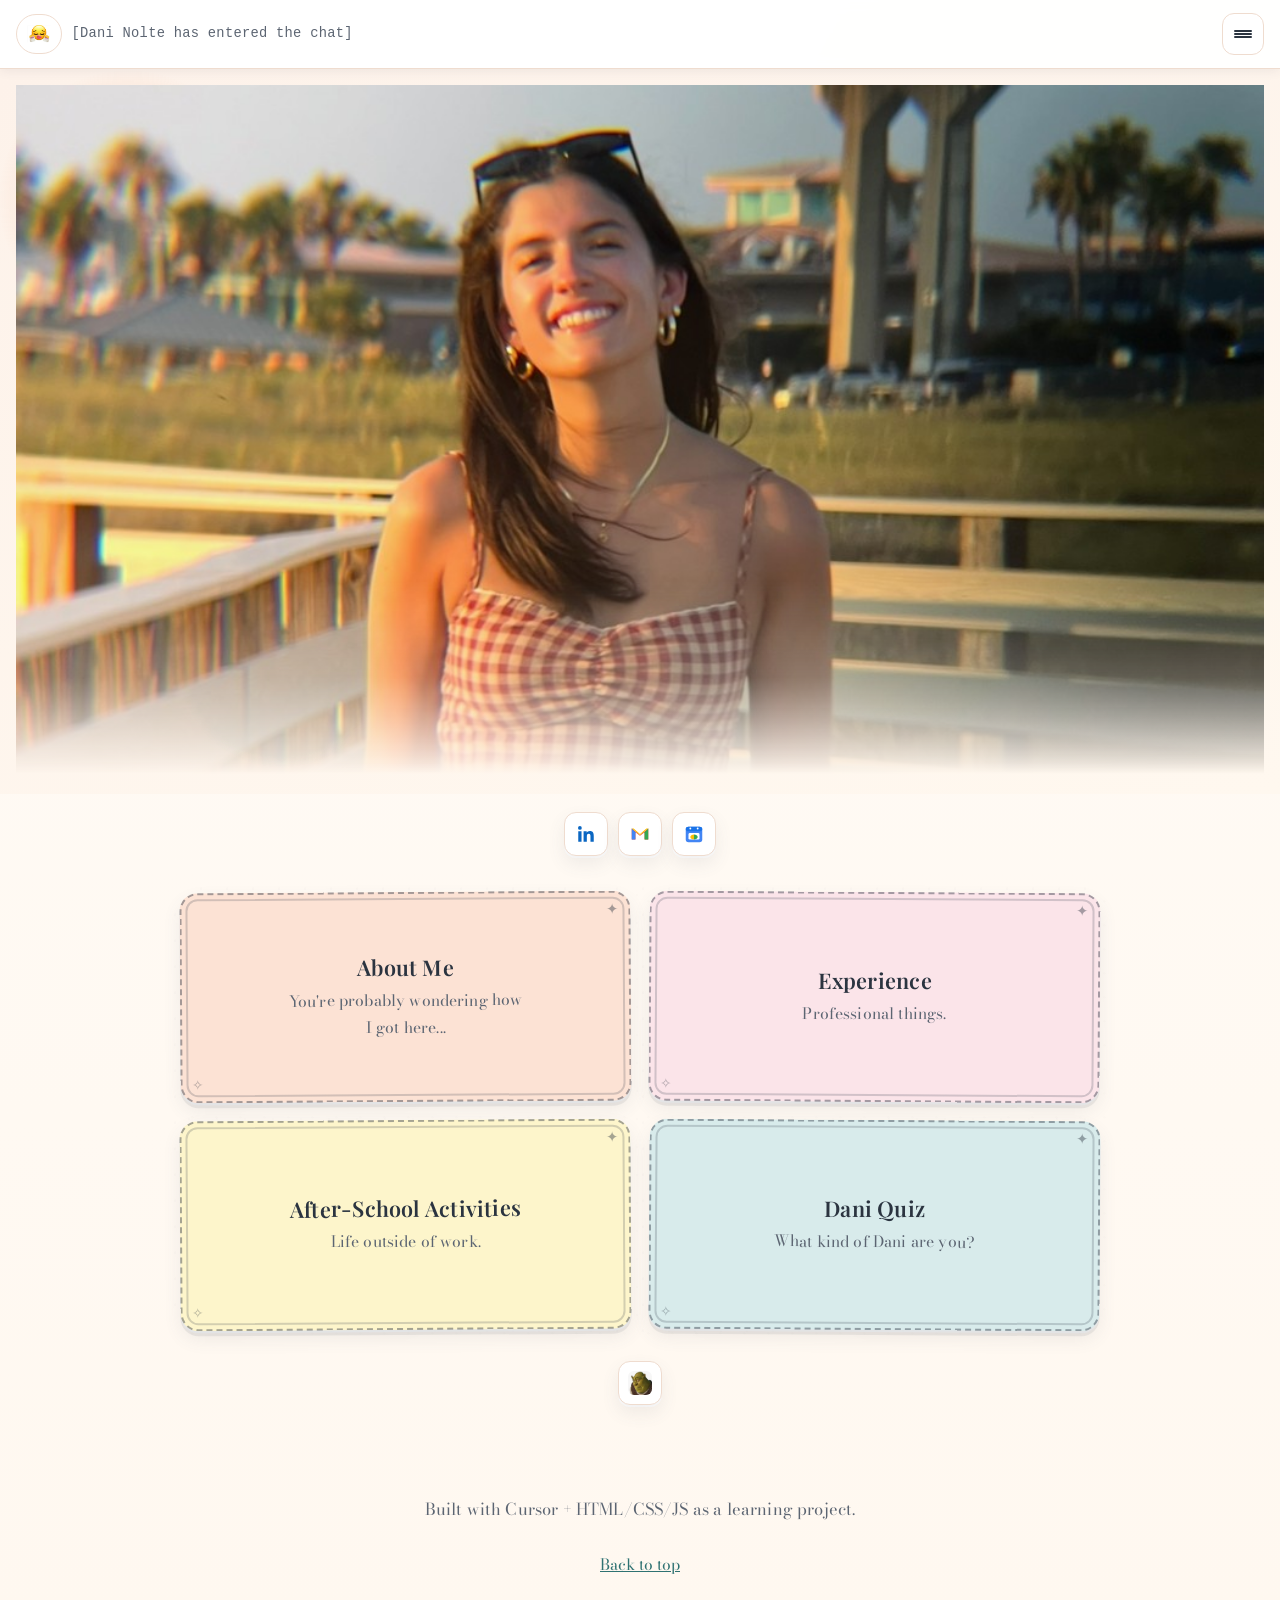
<file: index.html>
<!DOCTYPE html>
<html lang="en">
  <head>
    <meta charset="UTF-8" />
    <meta name="viewport" content="width=device-width, initial-scale=1.0" />
    <title>About Me | New Salesforce SE</title>
    <meta
      name="description"
      content="A quick introduction website for new Salesforce teammates."
    />
    <link rel="stylesheet" href="./styles.css" />
  </head>
  <body>
    <a class="skip-link" href="#landing-cards">Skip to content</a>
    <header class="site-header">
      <div class="nav-left">
        <a class="home-button" href="./index.html" aria-label="Home">
          <img
            aria-hidden="true"
            class="home-icon-image"
            src="./assets/Screenshot_2026-08-05_at_2.24.48_PM-bab5723f-3947-4e2d-bda6-7be5d6b2d995.png"
            alt=""
          />
          <span class="sr-only">Home</span>
        </a>
        <p class="nav-chat-title">[Dani Nolte has entered the chat]</p>
      </div>
      <div class="menu-wrap">
        <button
          class="menu-toggle"
          type="button"
          aria-expanded="false"
          aria-controls="site-menu"
          aria-label="Open menu"
        >
          <span></span>
          <span></span>
          <span></span>
        </button>
        <nav id="site-menu" class="menu-panel" aria-label="Main navigation">
          <a href="./index.html">Home</a>
          <a href="./about.html">About</a>
          <a href="./experience.html">Experience</a>
          <a href="./activities.html">After-School Activities</a>
          <a href="./dani-quiz.html">Dani Quiz</a>
        </nav>
      </div>
    </header>
    <header class="hero" id="top">
      <img
        class="hero-photo-fill"
        src="./assets/Screenshot_2026-08-05_at_3.17.29_PM-682c39ec-f4e0-48ad-a347-aef46f8b75b7.png"
        alt="Photo of Dani Nolte"
      />
    </header>

    <main class="page landing-page" id="landing-cards">
      <div class="hero-actions-row" aria-label="Quick links">
        <a
          class="icon-link"
          href="https://www.linkedin.com/in/dani-sanabria/"
          target="_blank"
          rel="noreferrer"
          aria-label="LinkedIn profile"
          data-label="LinkedIn"
        >
          <span class="icon-button">
            <svg
              aria-hidden="true"
              class="icon-logo"
              viewBox="0 0 24 24"
              role="img"
            >
              <path
                fill="#0A66C2"
                d="M20.45 20.45h-3.56v-5.58c0-1.33-.03-3.04-1.85-3.04-1.85 0-2.13 1.45-2.13 2.95v5.67H9.35V9h3.42v1.56h.05c.48-.9 1.64-1.85 3.37-1.85 3.6 0 4.26 2.37 4.26 5.46v6.28zM5.34 7.43a2.06 2.06 0 1 1 0-4.12 2.06 2.06 0 0 1 0 4.12zM7.12 20.45H3.56V9h3.56v11.45z"
              />
            </svg>
          </span>
          <span class="sr-only">LinkedIn</span>
        </a>
        <a
          class="icon-link"
          href="mailto:daninolte@salesforce.com"
          aria-label="Email Dani"
          data-label="Email"
        >
          <span class="icon-button">
            <svg
              aria-hidden="true"
              class="icon-logo"
              viewBox="0 0 48 48"
              role="img"
            >
              <path fill="#EA4335" d="M6 12v24h8V20l10 8 10-8v16h8V12L24 26z" />
              <path fill="#34A853" d="M34 36h8V12l-8 8z" />
              <path fill="#4285F4" d="M6 36h8V20l-8-8z" />
              <path fill="#FBBC05" d="M6 12h4l14 12 14-12h4L24 26z" />
            </svg>
          </span>
          <span class="sr-only">Email</span>
        </a>
        <a
          class="icon-link"
          href="https://calendar.app.google/zLLRqwCxp72yQRmu6"
          target="_blank"
          rel="noreferrer"
          aria-label="Book a calendar meeting"
          data-label="Book a Meeting"
        >
          <span class="icon-button">
            <svg
              aria-hidden="true"
              class="icon-logo"
              viewBox="0 0 48 48"
              role="img"
            >
              <rect x="6" y="8" width="36" height="34" rx="6" fill="#4285F4" />
              <rect x="6" y="8" width="36" height="10" rx="6" fill="#1A73E8" />
              <rect x="12" y="22" width="24" height="14" rx="3" fill="#FFFFFF" />
              <path fill="#34A853" d="M24 25c4.42 0 8 2.46 8 5.5S28.42 36 24 36z" />
              <path fill="#FBBC05" d="M24 25c-4.42 0-8 2.46-8 5.5S19.58 36 24 36z" />
              <circle cx="16" cy="12" r="2" fill="#FFFFFF" />
              <circle cx="32" cy="12" r="2" fill="#FFFFFF" />
            </svg>
          </span>
          <span class="sr-only">Book a meeting</span>
        </a>
      </div>
      <section class="landing-grid" aria-label="Story cards">
        <a class="feature-card feature-card-text" href="./about.html">
          <h2>About Me</h2>
          <p>You're probably wondering how I got here...</p>
        </a>

        <a class="feature-card feature-card-text" href="./experience.html">
          <h2>Experience</h2>
          <p>Professional things.</p>
        </a>

        <a class="feature-card feature-card-text" href="./activities.html">
          <h2>After-School Activities</h2>
          <p>Life outside of work.</p>
        </a>

        <a class="feature-card feature-card-text" href="./dani-quiz.html">
          <h2>Dani Quiz</h2>
          <p>What kind of Dani are you?</p>
        </a>
      </section>

      <div class="mystery-row">
        <button class="icon-link mystery-trigger" type="button" data-label="???">
          <span class="icon-button">
            <img
              class="mystery-trigger-image"
              src="./assets/Screenshot_2026-08-05_at_3.55.21_PM-3b1a7378-3395-4337-8ec8-d2db06abf77b.png"
              alt=""
              aria-hidden="true"
            />
          </span>
          <span class="sr-only">Open mystery mode</span>
        </button>
      </div>
    </main>

    <section id="mystery-overlay" class="mystery-overlay hidden" aria-live="polite">
      <button id="mystery-close" class="mystery-close" type="button" aria-label="Close mystery mode">
        ✕
      </button>
      <img
        class="mystery-main-image"
        src="./assets/Screenshot_2026-08-05_at_3.54.08_PM-31d3e294-3ec4-49c2-8375-029f1e894bdc.png"
        alt="Mystery reveal image"
      />
    </section>

    <footer class="footer">
      <p>Built with Cursor + HTML/CSS/JS as a learning project.</p>
      <button id="backToTop" class="link-button" type="button">Back to top</button>
    </footer>

    <script src="./script.js"></script>
  </body>
</html>
</file>
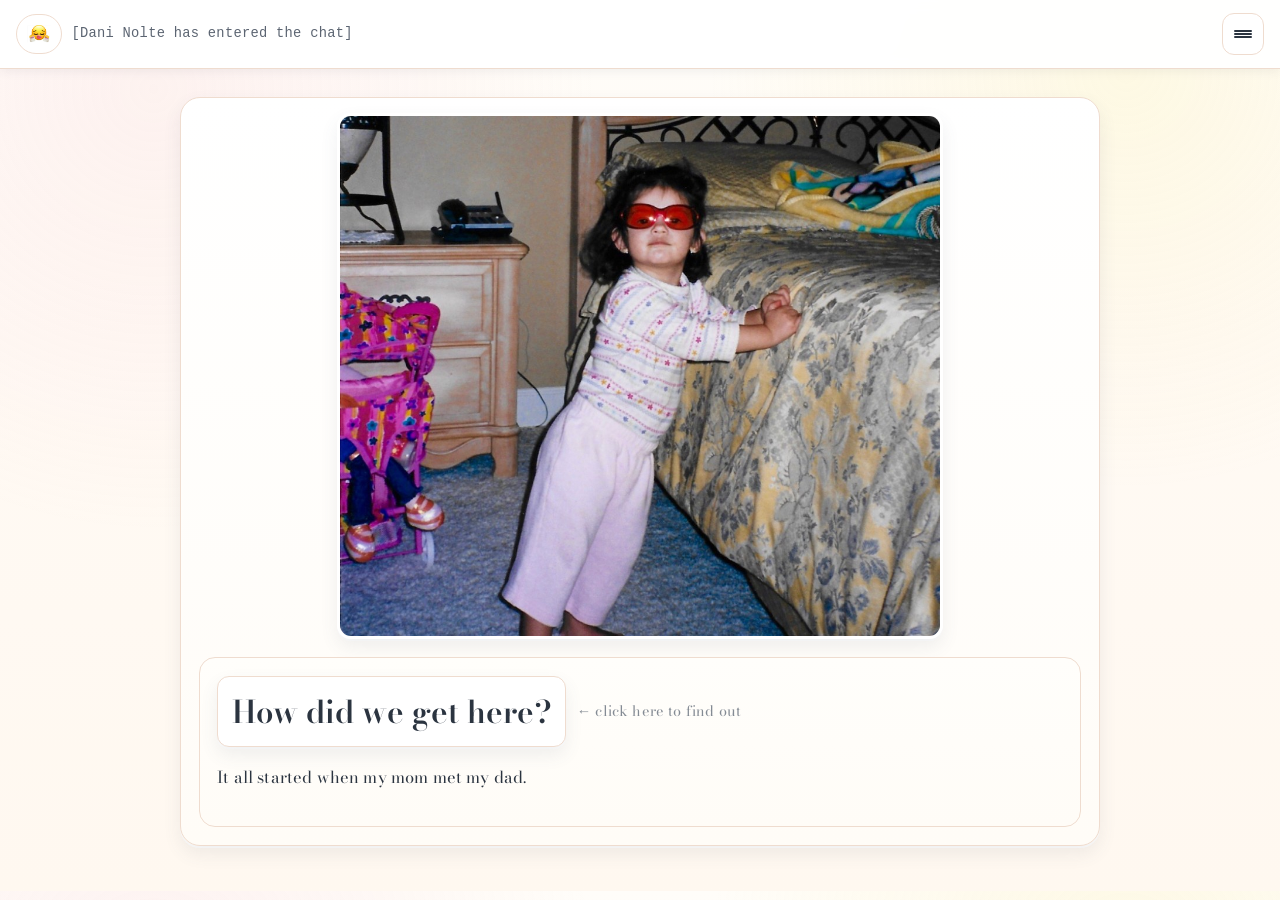
<file: about.html>
<!DOCTYPE html>
<html lang="en">
  <head>
    <meta charset="UTF-8" />
    <meta name="viewport" content="width=device-width, initial-scale=1.0" />
    <title>About | Dani Nolte</title>
    <link rel="stylesheet" href="./styles.css" />
  </head>
  <body>
    <a class="skip-link" href="#main-content">Skip to content</a>
    <header class="site-header">
      <div class="nav-left">
        <a class="home-button" href="./index.html" aria-label="Home">
          <img
            aria-hidden="true"
            class="home-icon-image"
            src="./assets/Screenshot_2026-08-05_at_2.24.48_PM-bab5723f-3947-4e2d-bda6-7be5d6b2d995.png"
            alt=""
          />
          <span class="sr-only">Home</span>
        </a>
        <p class="nav-chat-title">[Dani Nolte has entered the chat]</p>
      </div>
      <div class="menu-wrap">
        <button
          class="menu-toggle"
          type="button"
          aria-expanded="false"
          aria-controls="site-menu"
          aria-label="Open menu"
        >
          <span></span>
          <span></span>
          <span></span>
        </button>
        <nav id="site-menu" class="menu-panel" aria-label="Main navigation">
          <a href="./index.html">Home</a>
          <a href="./about.html">About</a>
          <a href="./experience.html">Experience</a>
          <a href="./activities.html">After-School Activities</a>
          <a href="./dani-quiz.html">Dani Quiz</a>
        </nav>
      </div>
    </header>

    <main id="main-content" class="page detail-page">
      <section class="detail-card">
        <img
          class="detail-image detail-image--about"
          src="./assets/View_recent_photos-2731482b-86de-4f2a-be85-419b3e2f3707.png"
          alt="Photo of Dani Nolte"
        />
        <div class="text-bubble">
          <div class="story-toggle-row">
            <button
              class="story-toggle"
              type="button"
              data-toggle-target="about-details"
              data-toggle-inline="about-inline-note"
              aria-expanded="false"
            >
              How did we get here?
            </button>
            <p class="story-hint">← click here to find out</p>
          </div>
          <p>
            It all started when my mom met my dad.
            <span id="about-inline-note" class="inline-note hidden"
              >amongst other things.</span
            >
          </p>
        </div>
      </section>

      <section id="about-details" class="about-popout-grid hidden">
        <article class="mini-bubble">
          <img
            src="./assets/View_recent_photos-fa85188d-8f39-4495-9233-cb30d395d7a9.png"
            alt="Faith and community moment"
          />
          <div class="mini-text">
            <h2>Faith</h2>
            <p>
              Faith is first for me. God has provided every opportunity for me
              to get here and has sustained me through every challenge along
              the way. My faith in Christ guides me, is the source of my peace,
              and gives me purpose.
            </p>
            <p>
              Romans 12:1-2 MSG: "So here's what I want you to do, God helping
              you: Take your everyday, ordinary life-your sleeping, eating.
              Going-to-work and walking-around life can be placed before God as
              an offering. Embracing what God does for you is the best thing
              you can do for him. Do not become so adjusted to your culture
              that you fit into it without thinking. Instead, fix your
              attention on God. You will be changed from the inside out.
              Readily recognize what he wants from you, and quickly respond to
              it. Unlike the culture around you, always dragging you down. God
              brings the best out of you and develops well-formed maturity in
              you."
            </p>
          </div>
        </article>
        <article class="mini-bubble">
          <img
            src="./assets/View_recent_photos-ae6605c7-0085-4808-9871-86d2e1a440cf.png"
            alt="Family photo moment"
          />
          <div class="mini-text">
            <h2>Family</h2>
            <p>
              On July 5th 1998, my parents left everything they knew in Colombia
              in search of greater opportunities in the United States. They are
              my greatest role models and have shown me what it means to make
              something out of nothing. Their work ethic, generosity, and
              unconditional love have shaped me as a person greatly.
            </p>
            <p>
              In 2019, I met Zane Nolte, the coolest, kindest, most ambitious
              person out there (imo)! Originally from South Africa, Zane and
              his family moved to Germany when he was 5 and then the U.S. in
              2018 as his dad's job required. I'm blessed with incredible
              in-laws and an awesome brother in law who brings my brother
              collection to 4 in total. Yes, I am the only daughter.
            </p>
            <p>
              Zane is my biggest cheerleader and someone who inspires me every
              day. After 7 years together (2 years married), I'm grateful for
              all we've accomplished and all the advenutres to come.
            </p>
          </div>
        </article>
        <article class="mini-bubble">
          <img
            src="./assets/Screenshot_2026-08-05_at_11.00.49_AM-f32a04d3-87ed-46a0-b976-2d3ebdd43b53.png"
            alt="Friends photo moment"
          />
          <div class="mini-text">
            <h2>Friends</h2>
            <p>
              I genuinely believe the people around you shape who you become.
              Friendships and community aren't just nice to have for me,
              they're essential. I'm someone who invests deeply in
              relationships, shows up for the people I love, and finds so much
              joy in doing life with people rather than just alongside them.
            </p>
            <p>
              These are a few of the people Zane and I do life with the most.
              Jirielle, Anna, and Darien are shoulders to cry on, people to
              belly laugh with, always down for a side quest (like auditioning
              for a musical together) and the kind of friends who push you to
              become the best version of yourself. Life is genuinely just
              better in community. SHOUTOUT FRIENDSHIP!
            </p>
          </div>
        </article>
      </section>
    </main>
    <script src="./script.js"></script>
  </body>
</html>
</file>
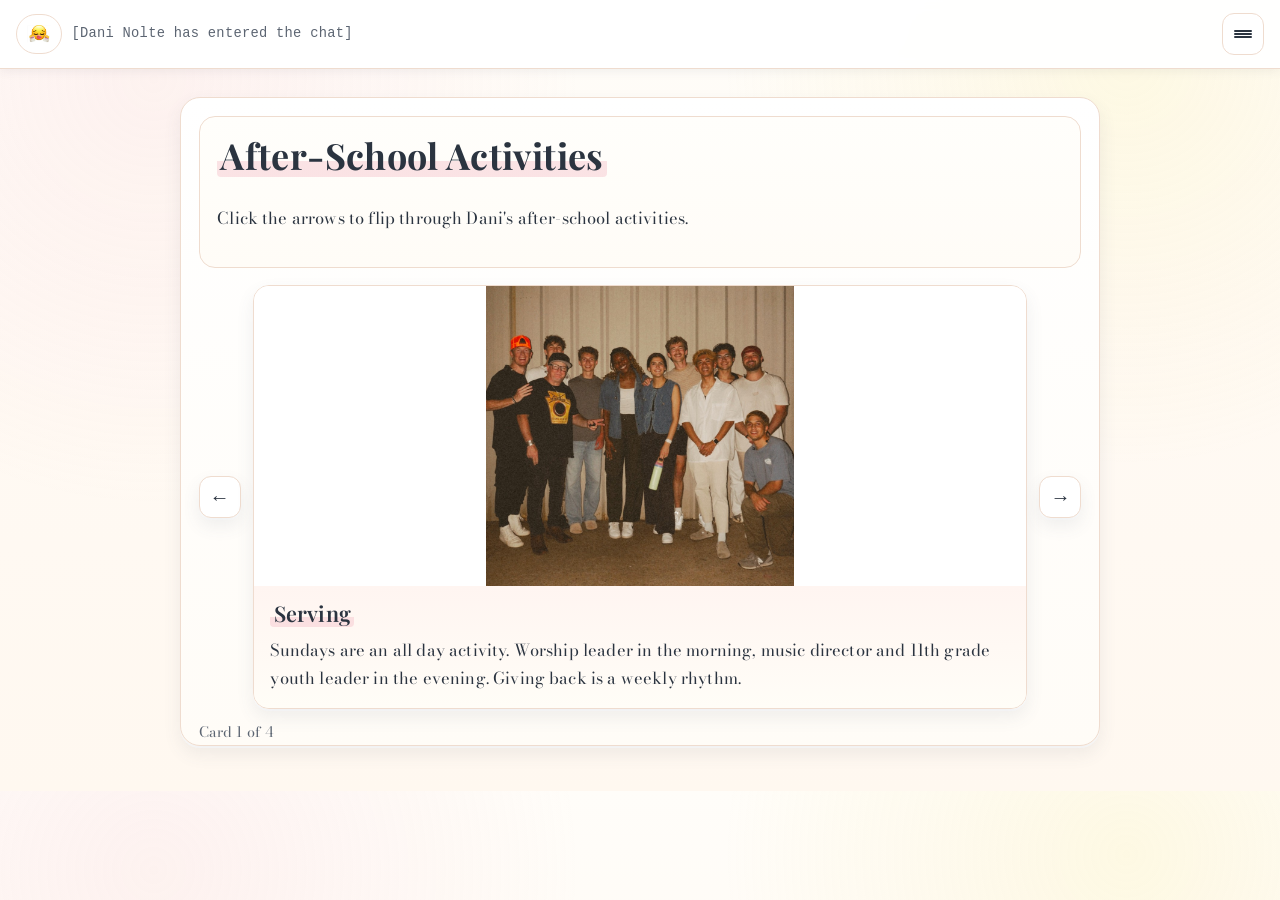
<file: activities.html>
<!DOCTYPE html>
<html lang="en">
  <head>
    <meta charset="UTF-8" />
    <meta name="viewport" content="width=device-width, initial-scale=1.0" />
    <title>After-School Activities | Dani Nolte</title>
    <link rel="stylesheet" href="./styles.css" />
  </head>
  <body>
    <a class="skip-link" href="#main-content">Skip to content</a>
    <header class="site-header">
      <div class="nav-left">
        <a class="home-button" href="./index.html" aria-label="Home">
          <img
            aria-hidden="true"
            class="home-icon-image"
            src="./assets/Screenshot_2026-08-05_at_2.24.48_PM-bab5723f-3947-4e2d-bda6-7be5d6b2d995.png"
            alt=""
          />
          <span class="sr-only">Home</span>
        </a>
        <p class="nav-chat-title">[Dani Nolte has entered the chat]</p>
      </div>
      <div class="menu-wrap">
        <button
          class="menu-toggle"
          type="button"
          aria-expanded="false"
          aria-controls="site-menu"
          aria-label="Open menu"
        >
          <span></span>
          <span></span>
          <span></span>
        </button>
        <nav id="site-menu" class="menu-panel" aria-label="Main navigation">
          <a href="./index.html">Home</a>
          <a href="./about.html">About</a>
          <a href="./experience.html">Experience</a>
          <a href="./activities.html">After-School Activities</a>
          <a href="./dani-quiz.html">Dani Quiz</a>
        </nav>
      </div>
    </header>

    <main id="main-content" class="page detail-page">
      <section class="detail-card">
        <div class="text-bubble">
          <h1>After-School Activities</h1>
          <p>Click the arrows to flip through Dani's after-school activities.</p>
        </div>

        <section class="flashcard-carousel" aria-label="After-school flashcards">
          <button
            class="carousel-arrow"
            type="button"
            data-carousel-prev="activities-cards"
            aria-label="Previous card"
          >
            ←
          </button>

          <article id="activities-cards" class="flashcard-track">
            <section class="flashcard is-active">
              <img
                src="./assets/View_recent_photos-3b880829-c5e5-4606-9135-fc5b1469a967.png"
                alt="Coffee and creative planning setup"
              />
              <div class="flashcard-body">
                <h2>Serving</h2>
                <p>
                  Sundays are an all day activity. Worship leader in the
                  morning, music director and 11th grade youth leader in the
                  evening. Giving back is a weekly rhythm.
                </p>
              </div>
            </section>

            <section class="flashcard hidden">
              <img
                src="./assets/IMG_9678-080f7233-dbf2-423d-b640-e5f18fb3d53a.png"
                alt="Friends hanging out outdoors"
              />
              <div class="flashcard-body">
                <h2>Theater</h2>
                <p>
                  Everyone needs a little drama in their life. Dani prefers to
                  keep hers within the realm of musical theater. She does at
                  least 1 show a year and this year she got her husband and
                  friends involved!
                </p>
              </div>
            </section>

            <section class="flashcard hidden">
              <img
                src="./assets/View_recent_photos-7877bd67-8fe8-4097-9847-08400126c87d.png"
                alt="Live music and event atmosphere"
              />
              <div class="flashcard-body">
                <h2>Traveling</h2>
                <p>
                  Dani and her husband cannot stop booking trips! They went to
                  Puerto Rico in June and are making their way to Japan in
                  September with their besties.
                </p>
              </div>
            </section>

            <section class="flashcard hidden">
              <div class="reading-photo-row">
                <img
                  src="./assets/Screenshot_2026-08-05_at_1.16.15_PM-180f9036-c123-4d64-9cde-a90af85863c4.png"
                  alt="The Six Habits of Highly Effective Sales Engineers book cover"
                />
                <img
                  src="./assets/Screenshot_2026-08-05_at_1.16.48_PM-3780cc18-c09b-442b-9534-bab94145bdcf.png"
                  alt="The Miracle Morning book cover"
                />
              </div>
              <div class="flashcard-body">
                <h2>Reading</h2>
                <p>
                  Just finished reading Hal Elrod's Miracle Morning and Chris
                  White's 6 Habits of Highly Effective Sales Engineers.
                  <a
                    class="email-suggestion-link"
                    href="mailto:daninolte@salesforce.com?subject=Book%20Recommendation%20for%20Dani"
                    data-gmail-compose="https://mail.google.com/mail/?view=cm&fs=1&to=daninolte@salesforce.com&su=Book%20Recommendation%20for%20Dani"
                    >What should she read next?</a
                  >
                </p>
              </div>
            </section>
          </article>

          <button
            class="carousel-arrow"
            type="button"
            data-carousel-next="activities-cards"
            aria-label="Next card"
          >
            →
          </button>
        </section>

        <p class="carousel-status">
          Card <span id="activities-card-index">1</span> of
          <span id="activities-card-total">4</span>
        </p>
      </section>
    </main>
    <script src="./script.js"></script>
  </body>
</html>
</file>
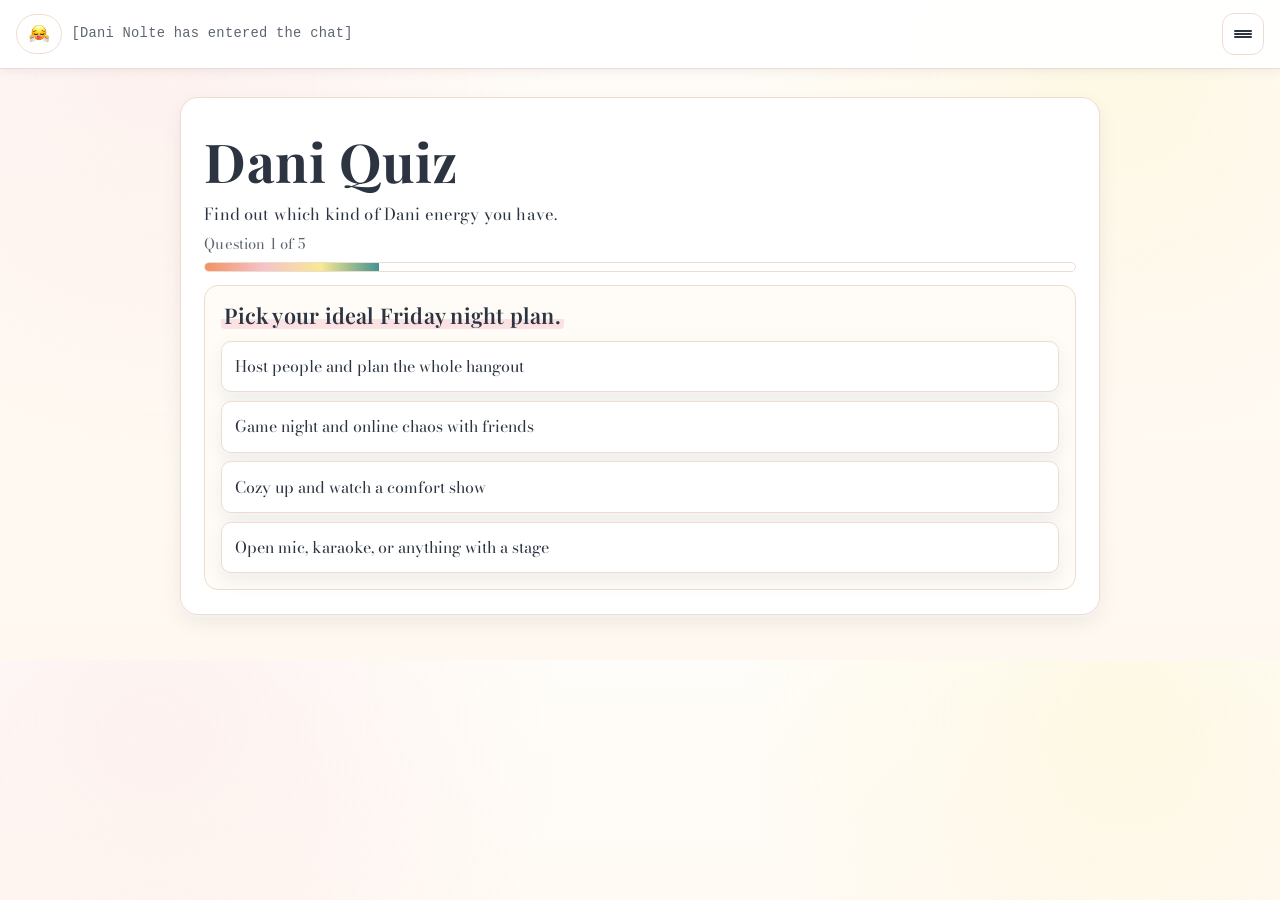
<file: dani-quiz.html>
<!DOCTYPE html>
<html lang="en">
  <head>
    <meta charset="UTF-8" />
    <meta name="viewport" content="width=device-width, initial-scale=1.0" />
    <title>Dani Quiz | Dani Nolte</title>
    <link rel="stylesheet" href="./styles.css" />
  </head>
  <body>
    <a class="skip-link" href="#main-content">Skip to content</a>
    <header class="site-header">
      <div class="nav-left">
        <a class="home-button" href="./index.html" aria-label="Home">
          <img
            aria-hidden="true"
            class="home-icon-image"
            src="./assets/Screenshot_2026-08-05_at_2.24.48_PM-bab5723f-3947-4e2d-bda6-7be5d6b2d995.png"
            alt=""
          />
          <span class="sr-only">Home</span>
        </a>
        <p class="nav-chat-title">[Dani Nolte has entered the chat]</p>
      </div>
      <div class="menu-wrap">
        <button
          class="menu-toggle"
          type="button"
          aria-expanded="false"
          aria-controls="site-menu"
          aria-label="Open menu"
        >
          <span></span>
          <span></span>
          <span></span>
        </button>
        <nav id="site-menu" class="menu-panel" aria-label="Main navigation">
          <a href="./index.html">Home</a>
          <a href="./about.html">About</a>
          <a href="./experience.html">Experience</a>
          <a href="./activities.html">After-School Activities</a>
          <a href="./dani-quiz.html">Dani Quiz</a>
        </nav>
      </div>
    </header>

    <main id="main-content" class="page detail-page">
      <section class="card quiz-shell">
        <h1>Dani Quiz</h1>
        <p>Find out which kind of Dani energy you have.</p>

        <div class="quiz-progress-wrap">
          <p id="quiz-progress-label" class="quiz-progress-label">Question 1 of 5</p>
          <div class="quiz-progress-bar" aria-hidden="true">
            <span id="quiz-progress-fill"></span>
          </div>
        </div>

        <section id="quiz-question-card" class="quiz-question-card" aria-live="polite">
          <h2 id="quiz-question-text"></h2>
          <div id="quiz-answers" class="quiz-answers"></div>
        </section>
      </section>
    </main>

    <section id="quiz-result-overlay" class="quiz-result-overlay hidden" aria-live="polite">
      <article class="quiz-result-card">
        <div class="quiz-result-photo">📸 Photo Placeholder</div>
        <h2 id="quiz-result-title"></h2>
        <p id="quiz-result-description"></p>
        <button id="quiz-retake" type="button" class="story-toggle">Retake Quiz</button>
      </article>
    </section>
    <script src="./script.js"></script>
  </body>
</html>
</file>
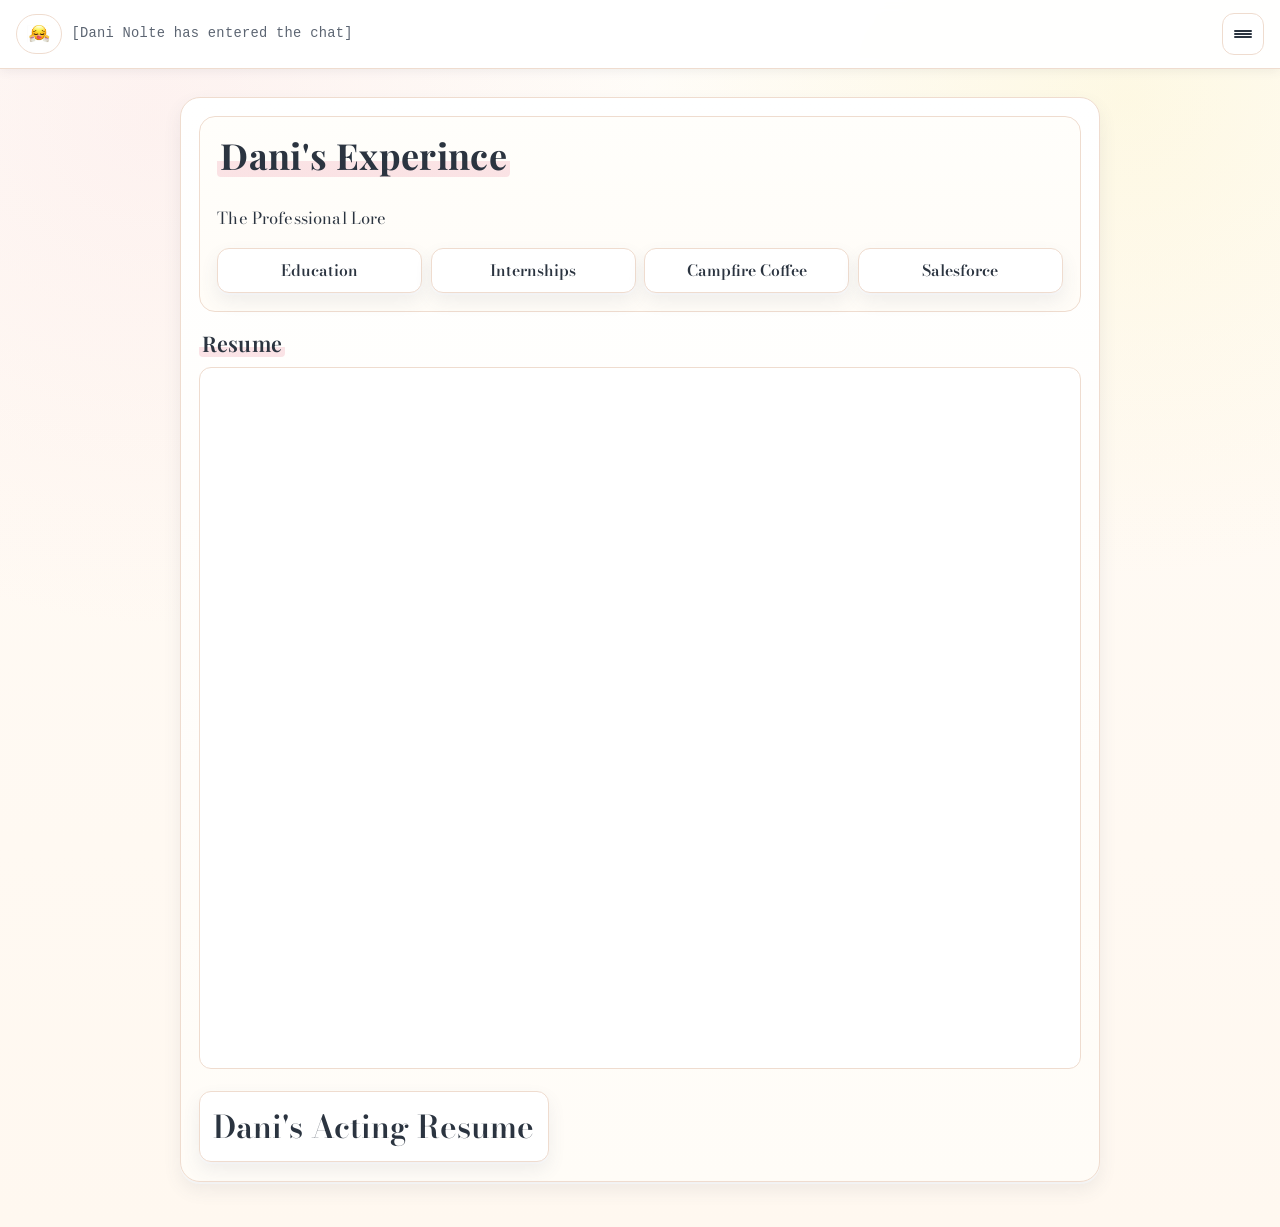
<file: experience.html>
<!DOCTYPE html>
<html lang="en">
  <head>
    <meta charset="UTF-8" />
    <meta name="viewport" content="width=device-width, initial-scale=1.0" />
    <title>Experience | Dani Nolte</title>
    <link rel="stylesheet" href="./styles.css" />
  </head>
  <body>
    <a class="skip-link" href="#main-content">Skip to content</a>
    <header class="site-header">
      <div class="nav-left">
        <a class="home-button" href="./index.html" aria-label="Home">
          <img
            aria-hidden="true"
            class="home-icon-image"
            src="./assets/Screenshot_2026-08-05_at_2.24.48_PM-bab5723f-3947-4e2d-bda6-7be5d6b2d995.png"
            alt=""
          />
          <span class="sr-only">Home</span>
        </a>
        <p class="nav-chat-title">[Dani Nolte has entered the chat]</p>
      </div>
      <div class="menu-wrap">
        <button
          class="menu-toggle"
          type="button"
          aria-expanded="false"
          aria-controls="site-menu"
          aria-label="Open menu"
        >
          <span></span>
          <span></span>
          <span></span>
        </button>
        <nav id="site-menu" class="menu-panel" aria-label="Main navigation">
          <a href="./index.html">Home</a>
          <a href="./about.html">About</a>
          <a href="./experience.html">Experience</a>
          <a href="./activities.html">After-School Activities</a>
          <a href="./dani-quiz.html">Dani Quiz</a>
        </nav>
      </div>
    </header>

    <main id="main-content" class="page detail-page">
      <section class="detail-card">
        <div class="text-bubble">
          <h1>Dani's Experince</h1>
          <p>The Professional Lore</p>
          <div class="experience-button-row">
            <button
              class="story-toggle"
              type="button"
              data-toggle-target="experience-education"
              data-toggle-group="experience-panels"
              aria-expanded="false"
            >
              Education
            </button>
            <button
              class="story-toggle"
              type="button"
              data-toggle-target="experience-internships"
              data-toggle-group="experience-panels"
              aria-expanded="false"
            >
              Internships
            </button>
            <button
              class="story-toggle"
              type="button"
              data-toggle-target="experience-campfire"
              data-toggle-group="experience-panels"
              aria-expanded="false"
            >
              Campfire Coffee
            </button>
            <button
              class="story-toggle"
              type="button"
              data-toggle-target="experience-salesforce"
              data-toggle-group="experience-panels"
              aria-expanded="false"
            >
              Salesforce
            </button>
          </div>

          <section id="experience-education" class="experience-panel hidden">
            <p>
              Bachelor of Science in Organizational Leadership at Toccoa Falls
              College (May 2023)
            </p>
            <p><strong>What is Organizational Leadership?</strong></p>
            <ol>
              <li>Learning how to start and run a business</li>
              <li>
                Learning how to be the kind of leader people want to work with
              </li>
            </ol>
          </section>

          <section id="experience-internships" class="experience-panel hidden">
            <p>Pond &amp; Company - Human Resources Intern</p>
            <p>Siemens Healthineers - Sales &amp; Marketing Intern</p>
          </section>

          <section id="experience-campfire" class="experience-panel hidden">
            <img
              class="experience-photo"
              src="./assets/dsc_6907-9f5c95b8-4c7c-484a-bbbc-30aac8d8d4f8.png"
              alt="Campfire Coffee trailer"
            />
            <p>
              In 2021, Dani wrote the business plan, bought the equipment and
              launched Campfire Coffee, a mobile coffee business that had been a
              dream of one of her mentors. She ran it until 2024 when they
              opened their brick &amp; mortart location which her friend Darien now
              manages.
            </p>
          </section>

          <section id="experience-salesforce" class="experience-panel hidden">
            <p>Feb 2024 - June 2025: SDR</p>
            <p>June 2025 - Augst 2026: Account Specialist</p>
            <p>August 2026 - Present: Associate Solution Engineer (YAY!)</p>
          </section>
        </div>

        <div class="resume-block">
          <h2>Resume</h2>
          <iframe
            class="resume-viewer"
            src="./assets/DaniNolteResume2026.pdf"
            title="Dani Nolte Resume"
          ></iframe>
          <button
            class="story-toggle acting-toggle"
            type="button"
            data-toggle-target="experience-acting-resume-wrap"
            aria-expanded="false"
          >
            Dani's Acting Resume
          </button>
          <section id="experience-acting-resume-wrap" class="hidden">
            <iframe
              class="resume-viewer"
              src="./assets/DaniNolteActingResume26.pdf"
              title="Dani Nolte Acting Resume"
            ></iframe>
          </section>
        </div>
      </section>
    </main>
    <script src="./script.js"></script>
  </body>
</html>
</file>
<file: styles.css>
@import url("https://fonts.googleapis.com/css2?family=Bodoni+Moda:opsz,wght@6..96,400;6..96,500;6..96,600&family=Playfair+Display:wght@600;700&display=swap");

:root {
  /* Theme 1 (Active): Cute pastel palette */
  --bg: #fffaf4;
  --card: #ffffff;
  --text: #2b3440;
  --muted: #5c6572;
  --brand: #429393;
  --brand-dark: #2f7272;
  --border: #efdccf;
  --nav-bg: rgba(255, 255, 255, 0.94);
  --hero-start: #fdf2ea;
  --hero-end: #fff8ef;
  --shadow-soft: 0 8px 18px rgba(74, 92, 110, 0.09), 0 2px 0 rgba(255, 255, 255, 0.85);
  --shadow-hover: 0 14px 28px rgba(74, 92, 110, 0.13), 0 3px 0 rgba(255, 255, 255, 0.85);
  --button-shadow: 0 6px 14px rgba(66, 147, 147, 0.22);
  --button-shadow-hover: 0 10px 18px rgba(66, 147, 147, 0.28);
  --nav-shadow: 0 2px 10px rgba(60, 70, 90, 0.08);
  --accent-soft: rgba(66, 147, 147, 0.14);
  --card-hover-border: #d8c0af;
  --bubble-bg: #fffcf7;
  --palette-coral: #f09362;
  --palette-pink: #f5c2cb;
  --palette-yellow: #f8e991;
  --palette-teal: #429393;

  /*
  Theme 2: Soft modern pastel
  --bg: #fbf7ff;
  --card: #ffffff;
  --text: #2f2a44;
  --muted: #6d6688;
  --brand: #9d7bf3;
  --brand-dark: #7a5ad4;
  --border: #e8e0f6;
  --nav-bg: rgba(255, 255, 255, 0.9);
  --hero-start: #f5eeff;
  --hero-end: #fff9f3;
  --shadow-soft: 0 10px 24px rgba(95, 76, 140, 0.1);
  --shadow-hover: 0 14px 30px rgba(95, 76, 140, 0.14);
  --button-shadow: 0 8px 16px rgba(122, 90, 212, 0.22);
  --button-shadow-hover: 0 12px 24px rgba(122, 90, 212, 0.28);
  */

  /*
  Theme 3: Dark mode elegant
  --bg: #0f172a;
  --card: #111b31;
  --text: #e6edf7;
  --muted: #9fb0ca;
  --brand: #5bbcff;
  --brand-dark: #2f9deb;
  --border: #22314d;
  --nav-bg: rgba(15, 23, 42, 0.9);
  --hero-start: #0f2745;
  --hero-end: #122038;
  --shadow-soft: 0 8px 24px rgba(0, 0, 0, 0.35);
  --shadow-hover: 0 14px 32px rgba(0, 0, 0, 0.45);
  --button-shadow: 0 8px 16px rgba(47, 157, 235, 0.28);
  --button-shadow-hover: 0 12px 24px rgba(47, 157, 235, 0.36);
  */
}

* {
  box-sizing: border-box;
}

body {
  margin: 0;
  font-family: "Bodoni Moda", "Didot", "Times New Roman", serif;
  font-size: 1rem;
  color: var(--text);
  background:
    radial-gradient(circle at 12% 10%, rgba(245, 194, 203, 0.18), transparent 32%),
    radial-gradient(circle at 88% 8%, rgba(248, 233, 145, 0.2), transparent 30%),
    linear-gradient(180deg, #fffdf9 0%, var(--bg) 38%, #fff8f0 100%);
  line-height: 1.7;
  letter-spacing: 0.01em;
}

.skip-link {
  position: absolute;
  left: -999px;
  top: 0;
  background: #fff;
  color: var(--text);
  padding: 0.5rem;
}

.skip-link:focus {
  left: 0.5rem;
  top: 0.5rem;
  z-index: 10;
}

.site-header {
  display: flex;
  justify-content: space-between;
  align-items: center;
  padding: 0.8rem 1rem;
  border-bottom: 1px solid var(--border);
  background: var(--nav-bg);
  backdrop-filter: blur(6px);
  position: sticky;
  top: 0;
  z-index: 6;
  box-shadow: var(--nav-shadow);
}

.nav-left {
  display: flex;
  align-items: center;
  gap: 0.6rem;
  min-width: 0;
}

.nav-chat-title {
  margin: 0;
  font-family: "Courier New", "SFMono-Regular", Menlo, Consolas, monospace;
  font-size: 0.86rem;
  letter-spacing: 0.02em;
  color: var(--muted);
  white-space: nowrap;
  overflow: hidden;
  text-overflow: ellipsis;
}

.home-button {
  text-decoration: none;
  color: var(--text);
  font-weight: 700;
  font-size: 0.95rem;
  padding: 0.42rem 0.62rem;
  border-radius: 999px;
  border: 1px solid var(--border);
  background: #fff;
  display: inline-flex;
  align-items: center;
  justify-content: center;
  transition: background 0.2s ease, border-color 0.2s ease;
}

.home-button:hover,
.home-button:focus-visible {
  border-color: var(--brand);
  background: var(--accent-soft);
}

.house-icon {
  font-size: 1.05rem;
  line-height: 1;
}

.home-icon-image {
  width: 24px;
  height: 24px;
  object-fit: contain;
  display: block;
  border-radius: 6px;
}

.sr-only {
  position: absolute;
  width: 1px;
  height: 1px;
  padding: 0;
  margin: -1px;
  overflow: hidden;
  clip: rect(0, 0, 0, 0);
  border: 0;
}

.menu-wrap {
  position: relative;
}

.menu-toggle {
  width: 42px;
  height: 42px;
  border: 1px solid var(--border);
  border-radius: 12px;
  background: #fff;
  display: flex;
  flex-direction: column;
  justify-content: center;
  align-items: center;
  padding: 0;
  cursor: pointer;
  transition: background 0.2s ease, border-color 0.2s ease;
}

.menu-toggle:hover,
.menu-toggle:focus-visible {
  border-color: var(--brand);
  background: var(--accent-soft);
}

.menu-toggle span {
  display: block;
  width: 18px;
  height: 2px;
  background: var(--text);
  border-radius: 999px;
  margin: 0;
}

.menu-toggle span + span {
  margin-top: 1px;
}

.menu-panel {
  position: absolute;
  right: 0;
  top: calc(100% + 0.4rem);
  min-width: 220px;
  padding: 0.45rem;
  border: 1px solid var(--border);
  border-radius: 12px;
  background: #fff;
  box-shadow: var(--shadow-soft);
  display: none;
}

.menu-panel.is-open {
  display: block;
}

.menu-panel a {
  display: block;
  text-decoration: none;
  color: var(--text);
  font-weight: 600;
  font-size: 0.95rem;
  padding: 0.55rem 0.65rem;
  border-radius: 8px;
  border: 1px solid transparent;
  transition: color 0.2s ease, border-color 0.2s ease, background 0.2s ease;
}

.menu-panel a:hover,
.menu-panel a:focus-visible {
  color: var(--brand-dark);
  background: var(--accent-soft);
  border-color: var(--border);
}

.hero {
  text-align: left;
  padding: 1rem 1rem 1.2rem;
  background: linear-gradient(160deg, var(--hero-start), var(--hero-end));
  border-bottom: none;
  position: relative;
  overflow: hidden;
}

.hero::before {
  content: "";
  position: absolute;
  inset: 0;
  pointer-events: none;
  opacity: 0.2;
  background-image:
    radial-gradient(circle at 10% 18%, rgba(240, 147, 98, 0.26) 0 9%, transparent 10%),
    radial-gradient(circle at 88% 24%, rgba(245, 194, 203, 0.28) 0 8%, transparent 9%),
    radial-gradient(circle at 72% 74%, rgba(248, 233, 145, 0.28) 0 10%, transparent 11%),
    radial-gradient(circle at 22% 82%, rgba(66, 147, 147, 0.24) 0 8%, transparent 9%);
}

.eyebrow {
  margin: 0;
  color: var(--muted);
  font-weight: 600;
  font-size: 0.9rem;
  text-transform: uppercase;
  letter-spacing: 0.04em;
}

h1 {
  margin: 0.5rem 0;
  font-family: "Playfair Display", "Didot", "Times New Roman", serif;
  font-weight: 700;
  letter-spacing: 0.01em;
  font-size: clamp(2.2rem, 4.4vw, 3.35rem);
  line-height: 1.15;
}

.chat-title {
  font-family: "Courier New", "SFMono-Regular", Menlo, Consolas, monospace;
  text-transform: uppercase;
  font-weight: 700;
  letter-spacing: 0.035em;
  font-size: clamp(1.55rem, 3vw, 2.25rem);
  line-height: 1.2;
}

.hero-photo-fill {
  display: block;
  width: 100%;
  height: auto;
  max-height: none;
  object-fit: contain;
  object-position: center;
  border-radius: 0;
  border: none;
  box-shadow: none;
  margin: 0;
  mask-image: linear-gradient(
    to bottom,
    rgba(0, 0, 0, 1) 72%,
    rgba(0, 0, 0, 0.72) 86%,
    rgba(0, 0, 0, 0.12) 98%,
    rgba(0, 0, 0, 0) 100%
  );
  -webkit-mask-image: linear-gradient(
    to bottom,
    rgba(0, 0, 0, 1) 72%,
    rgba(0, 0, 0, 0.72) 86%,
    rgba(0, 0, 0, 0.12) 98%,
    rgba(0, 0, 0, 0) 100%
  );
}

.hero-actions {
  display: inline-flex;
  align-items: center;
  gap: 0.65rem;
  margin-top: 0.4rem;
}

.hero-actions-row {
  display: flex;
  align-items: center;
  justify-content: center;
  gap: 0.65rem;
  margin: 0.15rem auto 1rem;
  width: 100%;
  position: relative;
  z-index: 5;
}

.mystery-row {
  margin-top: 0.7rem;
  display: flex;
  justify-content: center;
}

.mystery-trigger {
  border: none;
  background: none;
  padding: 0;
  cursor: pointer;
}

.mystery-trigger-image {
  width: 24px;
  height: 24px;
  object-fit: cover;
  border-radius: 6px;
  display: block;
}

.mystery-overlay {
  position: fixed;
  left: 0;
  right: 0;
  bottom: 0;
  z-index: 13000;
  background: linear-gradient(180deg, rgba(255, 235, 245, 0.98), rgba(255, 220, 240, 0.98));
  border-top: 2px solid rgba(240, 147, 98, 0.35);
  box-shadow: 0 -10px 30px rgba(43, 52, 64, 0.18);
  padding: 0.8rem 0.9rem 0.9rem;
  display: grid;
  justify-items: center;
}

.mystery-main-image {
  width: min(520px, 92vw);
  height: auto;
  border-radius: 14px;
  border: 2px solid #fff;
  box-shadow: var(--shadow-hover);
}

.mystery-close {
  position: absolute;
  top: 0.45rem;
  right: 0.6rem;
  width: 34px;
  height: 34px;
  border-radius: 10px;
  border: 1px solid rgba(43, 52, 64, 0.2);
  background: #fff;
  color: var(--text);
  font-size: 1.05rem;
  line-height: 1;
  cursor: pointer;
  box-shadow: var(--shadow-soft);
}

.mystery-close:hover,
.mystery-close:focus-visible {
  border-color: var(--brand);
  background: var(--accent-soft);
}

.icon-link {
  text-decoration: none;
  display: inline-flex;
  flex-direction: column;
  align-items: center;
  gap: 0;
  color: var(--muted);
  position: relative;
}

.icon-button {
  width: 44px;
  height: 44px;
  border-radius: 12px;
  border: 1px solid var(--border);
  background: #fff;
  display: inline-flex;
  align-items: center;
  justify-content: center;
  text-decoration: none;
  box-shadow: var(--shadow-soft);
  transition: transform 0.2s ease, box-shadow 0.2s ease, background 0.2s ease,
    border-color 0.2s ease;
}

.icon-logo {
  width: 22px;
  height: 22px;
  display: block;
}

.icon-link:hover .icon-button,
.icon-link:focus-visible .icon-button {
  transform: translateY(-1px);
  box-shadow: var(--shadow-hover);
  border-color: var(--brand);
  background: var(--accent-soft);
}

.icon-link::after {
  content: attr(data-label);
  position: absolute;
  top: calc(100% + 0.45rem);
  left: 50%;
  transform: translateX(-50%);
  background: #ffffff;
  color: var(--text);
  border: 1px solid var(--border);
  border-radius: 8px;
  padding: 0.25rem 0.45rem;
  font-size: 0.74rem;
  font-weight: 600;
  line-height: 1.2;
  white-space: nowrap;
  box-shadow: var(--shadow-soft);
  opacity: 0;
  pointer-events: none;
  transition: opacity 0.15s ease;
  z-index: 12;
}

.icon-link:hover::after,
.icon-link:focus-visible::after {
  opacity: 1;
}

.page {
  width: min(920px, 92%);
  margin: 2.4rem auto 2.8rem;
  display: grid;
  gap: 1.25rem;
}

.landing-page {
  margin-top: 1rem;
}

.landing-grid {
  display: grid;
  grid-template-columns: repeat(2, minmax(0, 1fr));
  gap: 1.1rem;
  position: relative;
}

.landing-grid::before {
  content: "";
  position: absolute;
  inset: -8px;
  pointer-events: none;
  border-radius: 20px;
  background-image:
    radial-gradient(circle at 12% 18%, rgba(43, 52, 64, 0.06) 0 1.2px, transparent 1.4px),
    radial-gradient(circle at 60% 40%, rgba(43, 52, 64, 0.05) 0 1.1px, transparent 1.3px),
    radial-gradient(circle at 85% 72%, rgba(43, 52, 64, 0.05) 0 1.1px, transparent 1.3px);
  background-size: 26px 26px, 28px 28px, 24px 24px;
  opacity: 0.22;
  z-index: 0;
}

.feature-card {
  display: block;
  text-decoration: none;
  background: var(--card);
  border: 1px solid var(--border);
  border-radius: 18px;
  box-shadow: var(--shadow-soft);
  overflow: hidden;
  transition: transform 0.2s ease, box-shadow 0.2s ease, border-color 0.2s ease;
  position: relative;
  z-index: 1;
}

.feature-card:hover,
.feature-card:focus-visible {
  transform: translateY(-1px);
  box-shadow: var(--shadow-hover);
  border-color: var(--card-hover-border);
}

.feature-card img {
  width: 100%;
  height: 210px;
  object-fit: cover;
  display: block;
}

.feature-card h2 {
  margin: 0;
  padding: 1rem 1rem 1.05rem;
  color: var(--text);
  font-size: 1.2rem;
}

.feature-card-text {
  min-height: 210px;
  display: flex;
  flex-direction: column;
  justify-content: center;
  align-items: center;
  text-align: center;
  padding: 1.1rem 1rem;
  border: 2px dashed rgba(43, 52, 64, 0.42);
  box-shadow: 0 5px 0 rgba(43, 52, 64, 0.08), var(--shadow-soft);
  transform: rotate(-0.35deg);
}

.landing-grid .feature-card-text:nth-child(even) {
  transform: rotate(0.35deg);
}

.feature-card-text::before {
  content: "✦";
  position: absolute;
  top: 0.55rem;
  right: 0.6rem;
  font-size: 0.92rem;
  color: rgba(43, 52, 64, 0.42);
  line-height: 1;
}

.feature-card-text::after {
  content: "✧";
  position: absolute;
  bottom: 0.52rem;
  left: 0.62rem;
  font-size: 0.86rem;
  color: rgba(43, 52, 64, 0.35);
  line-height: 1;
}

.feature-card-text {
  position: relative;
  isolation: isolate;
  outline: 2px solid rgba(43, 52, 64, 0.2);
  outline-offset: -8px;
}

.feature-card-text > h2,
.feature-card-text > p {
  position: relative;
  z-index: 2;
}

.feature-card-text:focus-visible::before,
.feature-card-text:hover::before {
  transform: scale(1.08) rotate(8deg);
}

.feature-card-text:focus-visible::after,
.feature-card-text:hover::after {
  transform: scale(1.08) rotate(-8deg);
}

.feature-card-text::before,
.feature-card-text::after {
  z-index: 3;
  pointer-events: none;
  transition: transform 0.18s ease;
}

.feature-card-text h2 {
  padding: 0;
  margin-bottom: 0.4rem;
  font-size: 1.35rem;
}

.feature-card-text p {
  margin: 0;
  color: var(--muted);
  font-size: 0.98rem;
  max-width: 24ch;
}

.landing-grid .feature-card-text:nth-child(1) {
  background: #fce2d4;
}

.landing-grid .feature-card-text:nth-child(2) {
  background: #fbe4e9;
}

.landing-grid .feature-card-text:nth-child(3) {
  background: #fdf5cb;
}

.landing-grid .feature-card-text:nth-child(4) {
  background: #d8ebeb;
}

.landing-grid .feature-card-text:hover,
.landing-grid .feature-card-text:focus-visible {
  transform: translateY(-2px) scale(1.01);
  box-shadow: 0 8px 0 rgba(43, 52, 64, 0.1), var(--shadow-hover);
}

.detail-page {
  margin-top: 1.8rem;
}

.detail-card {
  background: linear-gradient(180deg, #ffffff 0%, #fffcf7 100%);
  border: 1px solid var(--border);
  border-radius: 20px;
  box-shadow: var(--shadow-soft);
  overflow: hidden;
}

.detail-image {
  width: 100%;
  height: auto;
  object-fit: contain;
  display: block;
}

.detail-image--about {
  width: 66%;
  margin: 0.9rem auto 0;
  border-radius: 14px;
  border: 3px solid #ffffff;
  box-shadow: var(--shadow-soft);
}

.text-bubble {
  margin: 1.1rem;
  padding: 1.15rem 1.1rem;
  border: 1px solid var(--border);
  border-radius: 16px;
  background: linear-gradient(180deg, #fffefb 0%, var(--bubble-bg) 100%);
}

.text-bubble h1 {
  margin-top: 0;
  margin-bottom: 0.65rem;
  font-size: clamp(1.7rem, 3vw, 2.25rem);
}

.story-toggle {
  font: inherit;
  font-size: clamp(1.45rem, 2.5vw, 1.95rem);
  font-weight: 600;
  color: var(--text);
  background: #fff;
  border: 1px solid var(--border);
  border-radius: 12px;
  padding: 0.5rem 0.85rem;
  cursor: pointer;
  box-shadow: var(--shadow-soft);
  transition: transform 0.2s ease, box-shadow 0.2s ease, border-color 0.2s ease;
}

.story-toggle:hover,
.story-toggle:focus-visible {
  transform: translateY(-1px);
  box-shadow: var(--shadow-hover);
  border-color: var(--brand);
}

.story-toggle-row {
  display: flex;
  align-items: center;
  gap: 0.65rem;
  flex-wrap: wrap;
}

.story-hint {
  margin: 0;
  color: var(--muted);
  opacity: 0.75;
  font-size: 0.9rem;
}

.inline-note {
  margin-left: 0.35rem;
  color: var(--muted);
  opacity: 0.82;
  font-size: 0.95em;
}

.experience-button-row {
  display: grid;
  grid-template-columns: repeat(4, minmax(0, 1fr));
  gap: 0.55rem;
  margin-top: 0.4rem;
}

.experience-button-row .story-toggle {
  width: 100%;
  white-space: nowrap;
  font-size: 0.98rem;
  padding-left: 0.45rem;
  padding-right: 0.45rem;
}

.experience-panel {
  margin-top: 0.75rem;
  border: 1px solid var(--border);
  border-radius: 12px;
  background: linear-gradient(180deg, #fffefb 0%, var(--bubble-bg) 100%);
  padding: 0.7rem 0.75rem;
}

.text-bubble > .experience-panel:nth-of-type(odd) {
  background: linear-gradient(180deg, #fff6f8 0%, #fffaf3 100%);
}

.text-bubble > .experience-panel:nth-of-type(even) {
  background: linear-gradient(180deg, #f5fcfb 0%, #fffdf7 100%);
}

.experience-panel p {
  margin: 0;
}

.experience-panel p + p {
  margin-top: 0.55rem;
}

.experience-panel ol {
  margin: 0.35rem 0 0;
  padding-left: 1.2rem;
}

.experience-photo {
  width: min(100%, 460px);
  height: auto;
  border-radius: 12px;
  border: 1px solid var(--border);
  display: block;
  margin: 0 auto 0.65rem;
}

.flashcard-carousel {
  display: grid;
  grid-template-columns: auto 1fr auto;
  align-items: center;
  gap: 0.8rem;
  padding: 0 1.1rem;
}

.carousel-arrow {
  width: 42px;
  height: 42px;
  border-radius: 12px;
  border: 1px solid var(--border);
  background: #fff;
  color: var(--text);
  font-size: 1.25rem;
  line-height: 1;
  cursor: pointer;
  box-shadow: var(--shadow-soft);
  transition: transform 0.2s ease, box-shadow 0.2s ease, border-color 0.2s ease;
}

.carousel-arrow:hover,
.carousel-arrow:focus-visible {
  transform: translateY(-1px);
  box-shadow: var(--shadow-hover);
  border-color: var(--brand);
}

.flashcard-track {
  min-width: 0;
}

.flashcard {
  border: 1px solid var(--border);
  border-radius: 16px;
  overflow: hidden;
  background: linear-gradient(180deg, #ffffff 0%, #fffbf5 100%);
  box-shadow: var(--shadow-soft);
}

.flashcard:nth-child(1) .flashcard-body {
  background: linear-gradient(180deg, #fff5f1 0%, #fffdf7 100%);
}

.flashcard:nth-child(2) .flashcard-body {
  background: linear-gradient(180deg, #fff4f8 0%, #fffdf9 100%);
}

.flashcard:nth-child(3) .flashcard-body {
  background: linear-gradient(180deg, #fffbe9 0%, #fffef8 100%);
}

.flashcard:nth-child(4) .flashcard-body {
  background: linear-gradient(180deg, #eef9f8 0%, #fffdf8 100%);
}

.flashcard img {
  width: 100%;
  height: 300px;
  object-fit: contain;
  object-position: center;
  background: #fff;
  display: block;
}

.reading-photo-row {
  display: grid;
  grid-template-columns: 1fr 1fr;
  gap: 0.5rem;
  padding: 0.5rem;
  background: #fff;
}

.reading-photo-row img {
  width: 100%;
  height: 300px;
  object-fit: contain;
  object-position: center;
  background: #fff;
  display: block;
  border: 1px solid var(--border);
  border-radius: 10px;
}

.flashcard-body {
  padding: 0.9rem 1rem 1rem;
  background: var(--bubble-bg);
}

.flashcard-body h2 {
  margin: 0;
  font-size: 1.35rem;
}

.flashcard-body p {
  margin: 0.35rem 0 0;
}

.carousel-status {
  margin: 0.7rem 1.1rem 0;
  color: var(--muted);
  font-size: 0.9rem;
}

.quiz-shell {
  position: relative;
}

.quiz-progress-wrap {
  margin: 0.2rem 0 0.8rem;
}

.quiz-progress-label {
  margin: 0;
  color: var(--muted);
  font-size: 0.92rem;
}

.quiz-progress-bar {
  width: 100%;
  height: 10px;
  margin-top: 0.35rem;
  border-radius: 999px;
  border: 1px solid var(--border);
  background: #fff;
  overflow: hidden;
}

.quiz-progress-bar span {
  display: block;
  height: 100%;
  width: 0%;
  background: linear-gradient(
    90deg,
    var(--palette-coral),
    var(--palette-pink),
    var(--palette-yellow),
    var(--palette-teal)
  );
  transition: width 320ms ease;
}

.quiz-question-card {
  border: 1px solid var(--border);
  border-radius: 14px;
  background: var(--bubble-bg);
  padding: 1rem;
  opacity: 1;
  transform: translateX(0);
  transition: opacity 260ms ease, transform 260ms ease;
}

.quiz-question-card.is-transitioning {
  opacity: 0;
  transform: translateX(14px);
}

.quiz-question-card h2 {
  margin: 0 0 0.75rem;
  font-size: 1.35rem;
}

.quiz-answers {
  display: grid;
  grid-template-columns: 1fr;
  gap: 0.55rem;
}

.quiz-answer-btn {
  width: 100%;
  text-align: left;
  padding: 0.7rem 0.8rem;
  border: 1px solid var(--border);
  border-radius: 10px;
  background: #fff;
  color: var(--text);
  font: inherit;
  cursor: pointer;
  box-shadow: var(--shadow-soft);
  transition: transform 0.18s ease, box-shadow 0.18s ease, border-color 0.18s ease;
}

.quiz-answer-btn:hover,
.quiz-answer-btn:focus-visible {
  transform: translateY(-1px);
  box-shadow: var(--shadow-hover);
  border-color: var(--brand);
}

.quiz-result-overlay {
  position: fixed;
  inset: 0;
  z-index: 12000;
  background: rgba(43, 52, 64, 0.45);
  display: grid;
  place-items: center;
  padding: 1rem;
}

.quiz-result-card {
  width: min(640px, 94vw);
  max-height: 92vh;
  overflow: auto;
  border-radius: 18px;
  background: #fff;
  border: 1px solid var(--border);
  box-shadow: var(--shadow-hover);
  padding: 1rem 1rem 1.2rem;
  text-align: center;
  display: grid;
  grid-template-rows: auto auto auto auto;
  gap: 0.65rem;
}

.quiz-result-photo {
  width: 100%;
  min-height: 0;
  border-radius: 14px;
  border: 1px dashed var(--border);
  background: linear-gradient(160deg, var(--hero-start), var(--hero-end));
  display: grid;
  place-items: center;
  color: var(--muted);
  font-weight: 600;
  overflow: hidden;
  padding: 0.5rem;
}

.quiz-result-photo.has-image {
  border-style: solid;
  background: #fff;
}

.quiz-result-photo img {
  width: auto;
  height: auto;
  max-width: 100%;
  max-height: min(42vh, 320px);
  object-fit: scale-down;
  display: block;
}

.quiz-result-photo-grid {
  display: grid;
  grid-template-columns: 1fr 1fr;
  gap: 0.45rem;
  width: 100%;
  align-items: center;
}

.quiz-result-photo-grid img {
  width: 100%;
  height: auto;
  max-height: min(38vh, 280px);
  object-fit: contain;
  border-radius: 10px;
  border: 1px solid var(--border);
  background: #fff;
}

.quiz-result-card h2 {
  margin: 0.2rem 0 0;
  font-size: clamp(1.55rem, 3.2vw, 2.15rem);
}

.quiz-result-card p {
  margin: 0 auto 0.1rem;
  max-width: 54ch;
}

#quiz-retake {
  margin-top: 1rem;
}

.resume-block {
  padding: 0 1.1rem 1.2rem;
}

.resume-block h2 {
  margin: 0 0 0.65rem;
  font-size: 1.35rem;
}

.resume-viewer {
  width: 100%;
  height: min(78vh, 760px);
  border: 1px solid var(--border);
  border-radius: 12px;
  background: #fff;
}

.acting-toggle {
  margin-top: 0.85rem;
}

#acting-resume-wrap {
  margin-top: 0.75rem;
}

.hidden {
  display: none !important;
}

.about-popout-grid {
  margin-top: 0.2rem;
  display: grid;
  grid-template-columns: 1fr;
  gap: 0.9rem;
}

.mini-bubble {
  display: flex;
  flex-direction: column;
  align-items: center;
  border: 1px solid var(--border);
  border-radius: 14px;
  overflow: hidden;
  background: #fff;
  box-shadow: var(--shadow-soft);
}

.about-popout-grid .mini-bubble:nth-child(odd) {
  background: linear-gradient(180deg, #fff6ef 0%, #fffdf7 100%);
}

.about-popout-grid .mini-bubble:nth-child(even) {
  background: linear-gradient(180deg, #f5fbfb 0%, #fffef9 100%);
}

.mini-bubble img {
  width: min(100%, 520px);
  height: auto;
  max-height: 280px;
  object-fit: contain;
  object-position: center;
  display: block;
  margin: 0 auto;
}

.mini-text {
  width: 100%;
  padding: 0.65rem 0.7rem 0.75rem;
  background: linear-gradient(180deg, #fffefb 0%, var(--bubble-bg) 100%);
}

.text-bubble h1,
.flashcard-body h2,
.mini-text h2,
.resume-block h2,
.quiz-question-card h2 {
  display: inline-block;
  padding: 0 0.2rem;
  background:
    linear-gradient(to top, rgba(245, 194, 203, 0.45) 38%, transparent 38%);
  border-radius: 4px;
}

.mini-text h2 {
  margin: 0;
  padding: 0;
  font-size: 1.1rem;
}

.mini-text p {
  margin: 0.35rem 0 0;
  font-size: 0.92rem;
  line-height: 1.45;
}

.card {
  background: var(--card);
  border: 1px solid var(--border);
  border-radius: 18px;
  padding: 1.5rem 1.45rem;
  box-shadow: var(--shadow-soft);
  transition: transform 0.2s ease, box-shadow 0.2s ease, border-color 0.2s ease;
}

.card:hover {
  transform: translateY(-1px);
  box-shadow: var(--shadow-hover);
  border-color: var(--card-hover-border);
}

h2 {
  margin-top: 0;
  margin-bottom: 0.9rem;
  font-family: "Playfair Display", "Didot", "Times New Roman", serif;
  font-weight: 600;
  letter-spacing: 0.01em;
  font-size: clamp(1.45rem, 2.4vw, 1.85rem);
  line-height: 1.25;
}

p,
li {
  font-size: 1.03rem;
}

.card p,
.card li {
  max-width: 68ch;
}

.card p {
  margin: 0;
}

.card p + p {
  margin-top: 0.9rem;
}

ul {
  padding-left: 1.1rem;
  margin: 1rem 0 0;
}

li + li {
  margin-top: 0.6rem;
}

.contact-list {
  list-style: none;
  padding-left: 0;
  margin-top: 0.7rem;
}

.contact-list li + li {
  margin-top: 0.7rem;
}

a {
  color: var(--brand-dark);
}

.footer {
  text-align: center;
  color: var(--muted);
  padding: 1.8rem 1rem 2.4rem;
  font-size: 0.97rem;
}

.link-button {
  margin-top: 0.6rem;
  border: none;
  background: none;
  color: var(--brand-dark);
  text-decoration: underline;
  cursor: pointer;
  font: inherit;
  border-radius: 8px;
  padding: 0.2rem 0.35rem;
}

.link-button:hover,
.link-button:focus-visible {
  background: var(--accent-soft);
}

.confetti-piece {
  position: fixed;
  width: 10px;
  height: 14px;
  border-radius: 3px;
  pointer-events: none;
  z-index: 9999;
  animation: confetti-burst 1700ms ease-out forwards;
}

.sparkle-confetti {
  position: fixed;
  width: 9px;
  height: 9px;
  border-radius: 999px;
  pointer-events: none;
  z-index: 14000;
  animation: sparkle-rise 1700ms ease-out forwards;
}

@keyframes sparkle-rise {
  0% {
    transform: translate(-50%, 0) scale(0.8);
    opacity: 1;
  }
  100% {
    transform: translate(calc(-50% + var(--dx)), calc(var(--dy))) scale(1.2);
    opacity: 0;
  }
}

@keyframes confetti-burst {
  0% {
    transform: translate(-50%, -50%) rotate(0deg);
    opacity: 1;
  }
  100% {
    transform: translate(calc(-50% + var(--dx)), calc(-50% + var(--dy)))
      rotate(var(--rot));
    opacity: 0;
  }
}

@media (max-width: 768px) {
  .site-header {
    padding: 0.7rem 0.85rem;
  }

  .home-button {
    padding: 0.42rem 0.65rem;
    font-size: 0.9rem;
  }

  .nav-chat-title {
    max-width: 46vw;
    font-size: 0.74rem;
  }

  .menu-toggle {
    width: 40px;
    height: 40px;
  }

  .menu-panel {
    min-width: 200px;
  }

  .hero {
    padding: 0.75rem 0.85rem 0.95rem;
  }

  h1 {
    font-size: clamp(1.9rem, 7vw, 2.35rem);
  }

  .hero-photo-fill {
    width: 100%;
    height: auto;
    border-radius: 0;
  }

  .hero-actions,
  .hero-actions-row {
    gap: 0.55rem;
  }

  .icon-button {
    width: 42px;
    height: 42px;
  }

  h2 {
    font-size: clamp(1.3rem, 5.1vw, 1.55rem);
  }

  p,
  li {
    font-size: 0.99rem;
    line-height: 1.68;
  }

  .card {
    padding: 1.1rem 1rem;
  }

  .page {
    margin-top: 1.2rem;
    margin-bottom: 2.1rem;
    gap: 0.85rem;
  }

  .landing-grid {
    grid-template-columns: 1fr;
    gap: 0.9rem;
  }

  .feature-card img {
    height: 190px;
  }

  .text-bubble {
    margin: 0.8rem;
    padding: 1rem 0.95rem;
  }

  .about-pill-grid {
    grid-template-columns: 1fr;
    gap: 0.65rem;
  }

  .about-popout-grid {
    grid-template-columns: 1fr;
    gap: 0.65rem;
  }

  .mini-bubble {
    align-items: stretch;
  }

  .mini-bubble img {
    width: 100%;
    max-height: 260px;
  }

  .detail-image--about {
    width: 78%;
  }

  .resume-block {
    padding: 0 0.8rem 1rem;
  }

  .resume-viewer {
    height: min(72vh, 620px);
  }

  .experience-button-row {
    grid-template-columns: repeat(2, minmax(0, 1fr));
  }

  .flashcard-carousel {
    grid-template-columns: 1fr;
    gap: 0.6rem;
    padding: 0 0.8rem;
  }

  .carousel-arrow {
    justify-self: center;
  }

  .flashcard img {
    height: 240px;
  }

  .reading-photo-row {
    grid-template-columns: 1fr;
  }

  .reading-photo-row img {
    height: 240px;
  }

  .carousel-status {
    margin: 0.6rem 0.8rem 0;
  }

  .link-button {
    padding: 0.4rem 0.5rem;
  }
}
</file>
